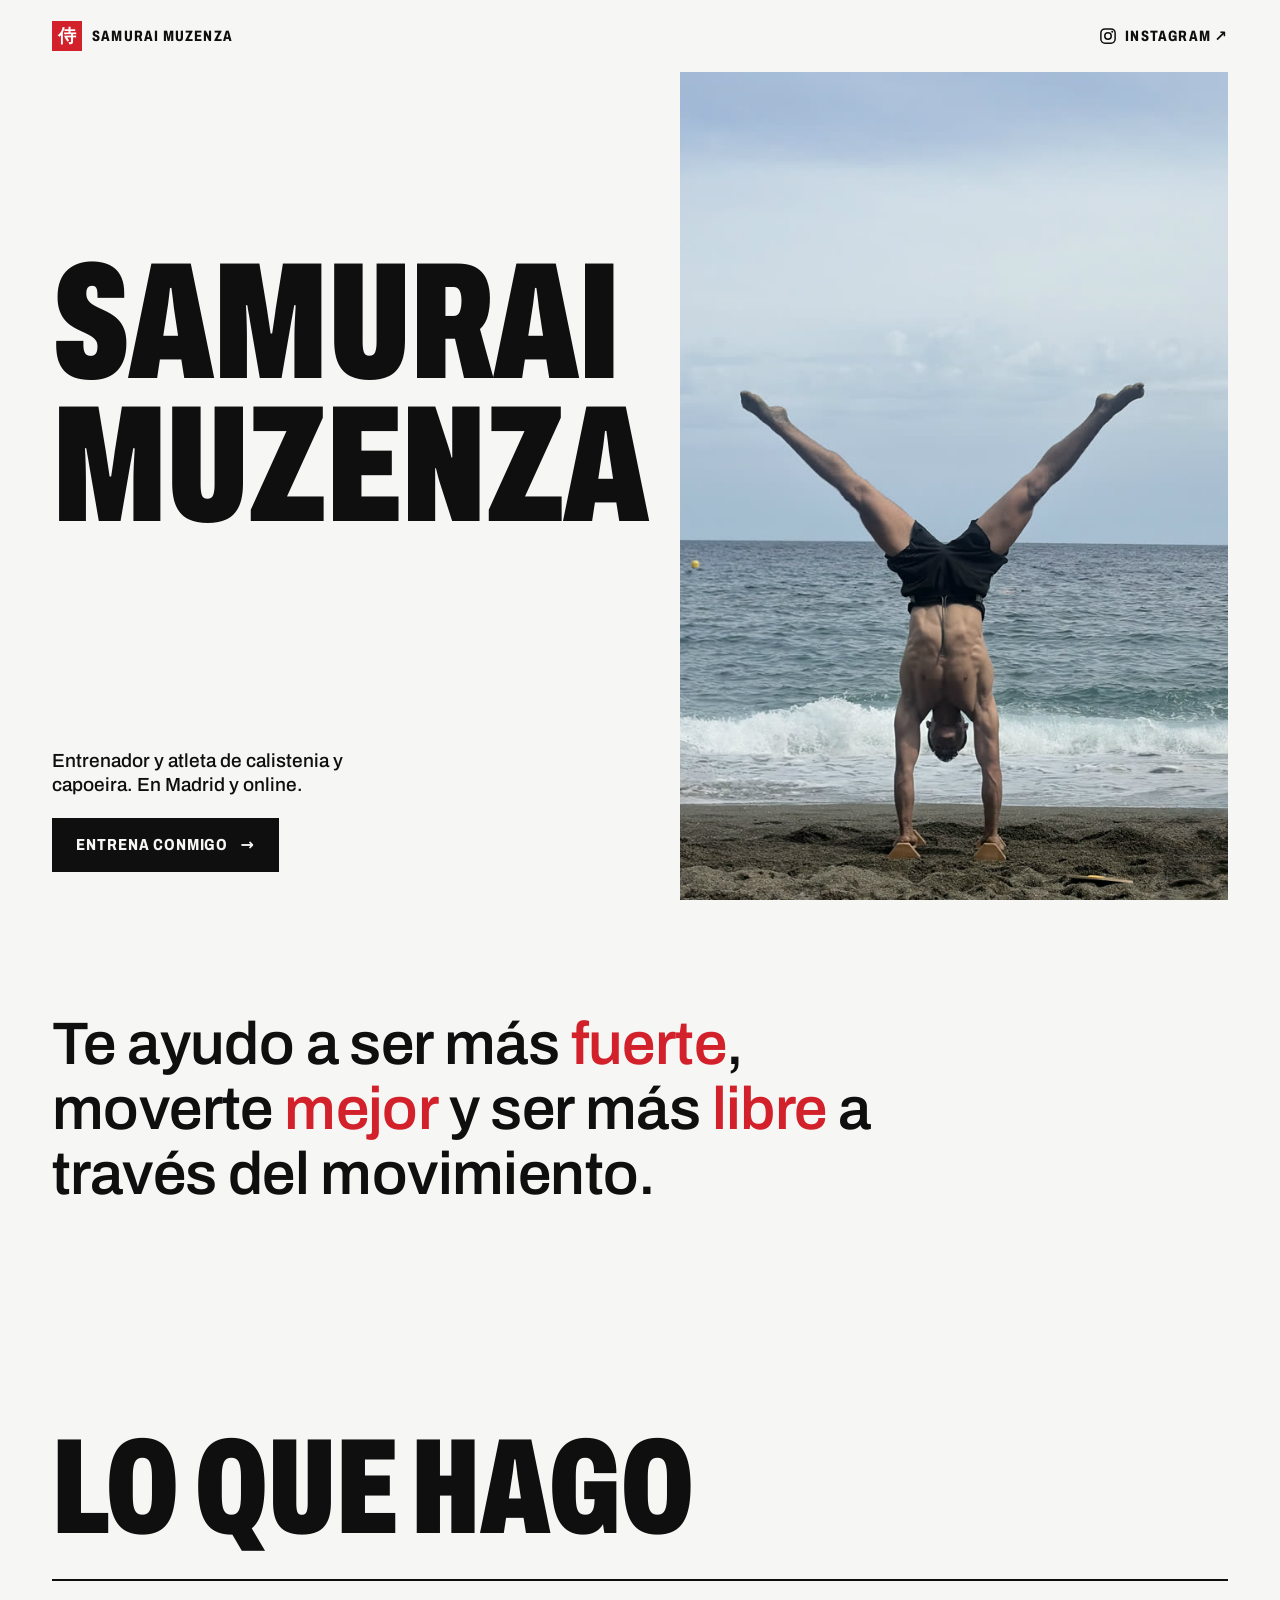
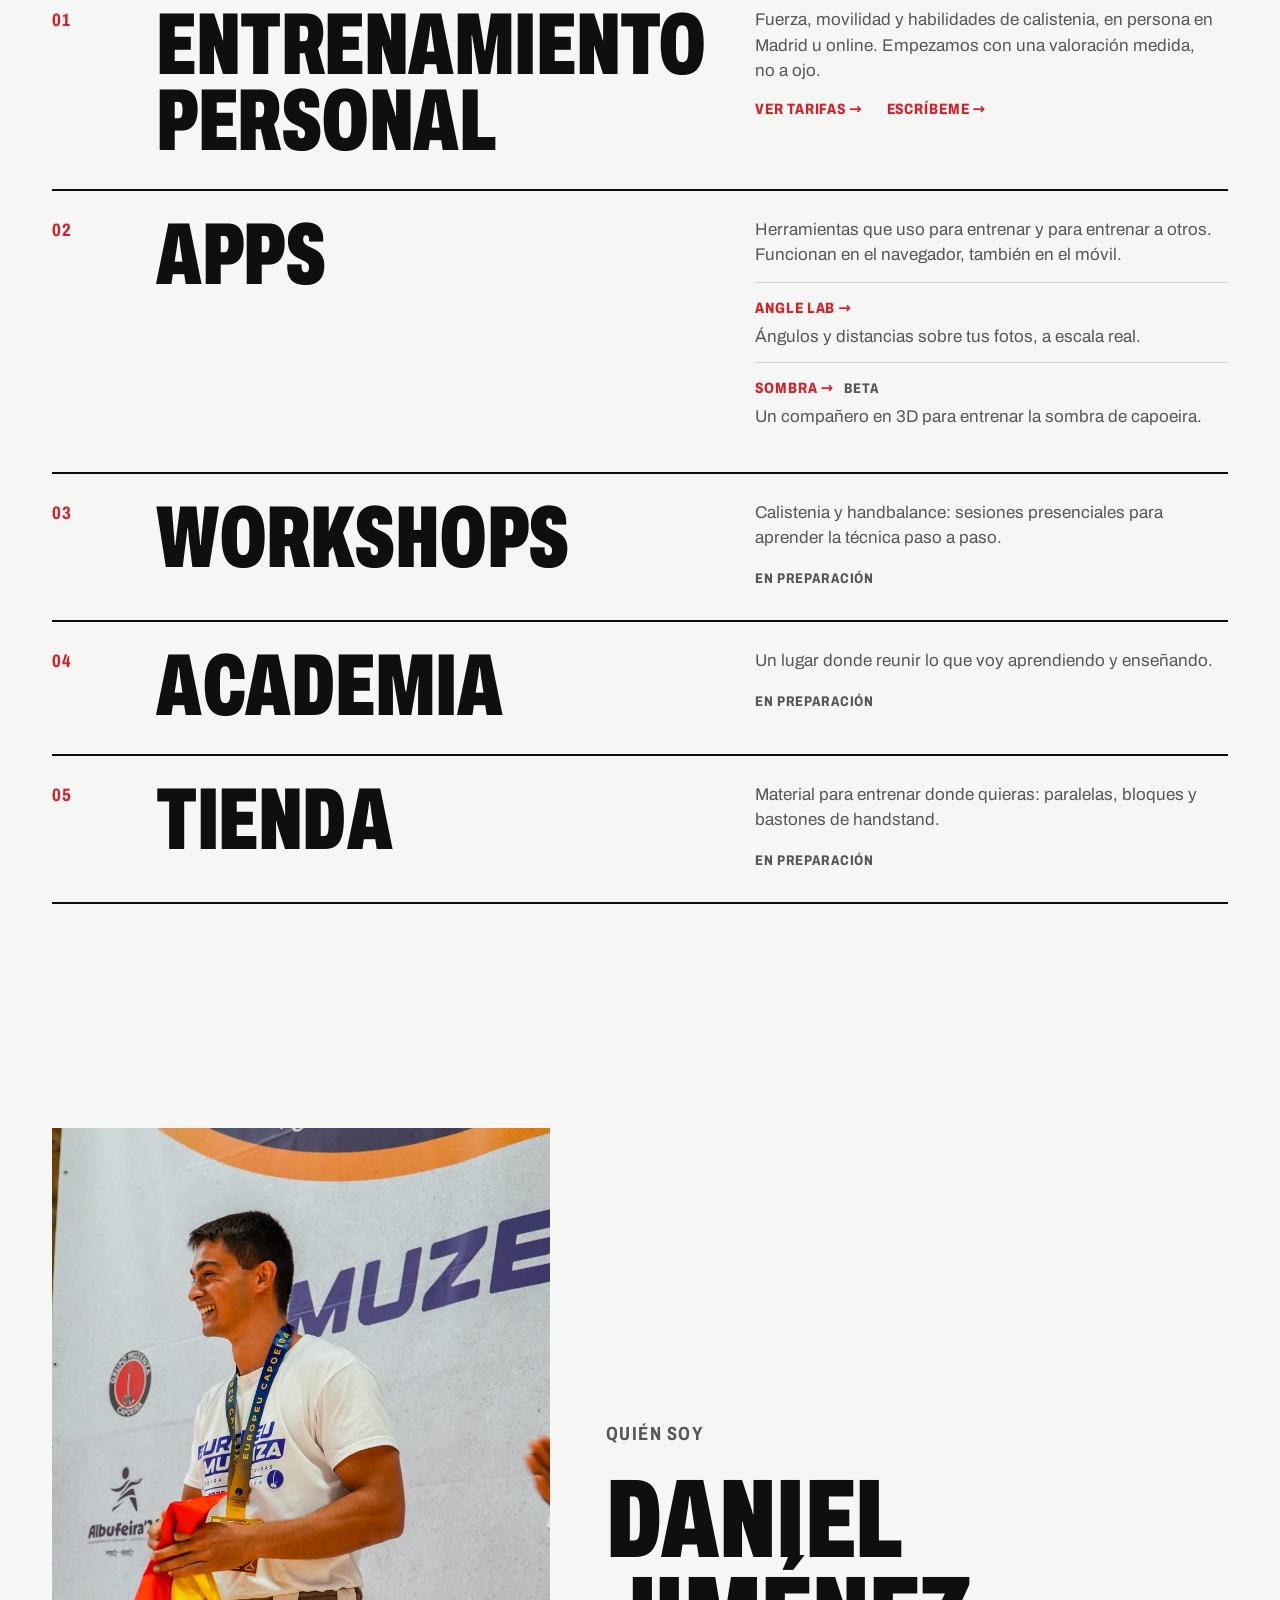
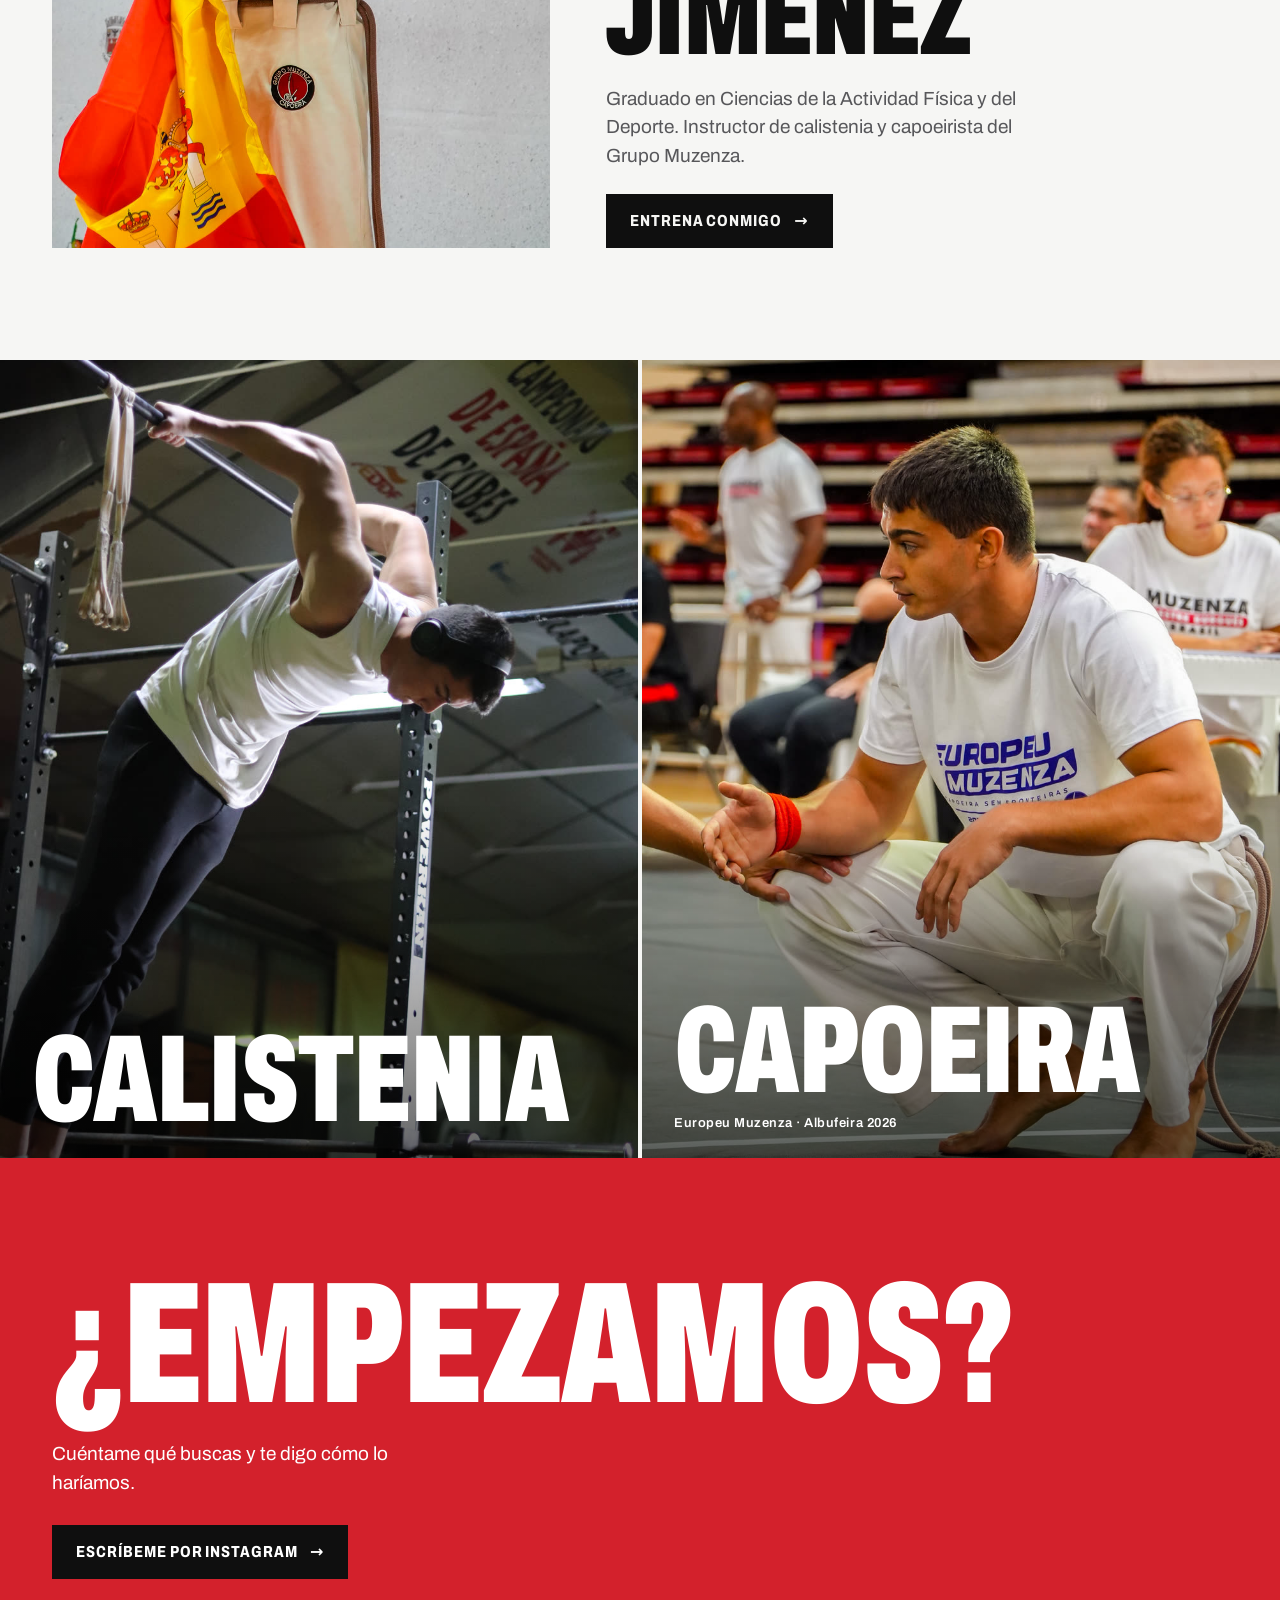
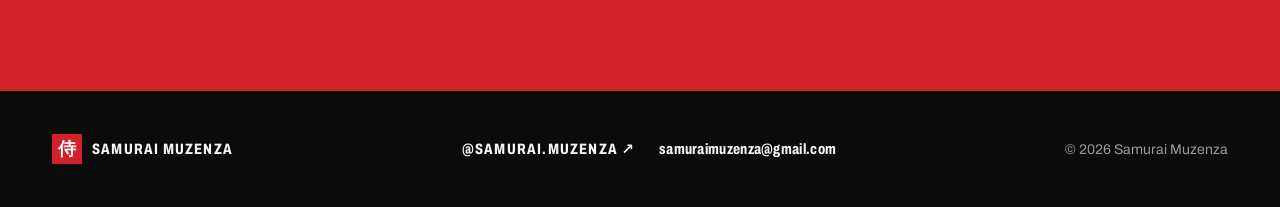
<file: index.html>
<!doctype html>
<html lang="es">
<head>
  <meta charset="utf-8" />
  <meta name="viewport" content="width=device-width, initial-scale=1, viewport-fit=cover" />
  <meta name="color-scheme" content="light dark" />
  <meta name="theme-color" content="#f6f6f4" media="(prefers-color-scheme: light)" />
  <meta name="theme-color" content="#0f0f0f" media="(prefers-color-scheme: dark)" />
  <title>Samurai Muzenza</title>
  <meta name="description" content="Entrenador y atleta de calistenia y capoeira. Entrenamiento personal en Madrid y online, workshops y herramientas." />
  <meta property="og:title" content="Samurai Muzenza" />
  <meta property="og:description" content="Entrenador y atleta de calistenia y capoeira." />
  <meta property="og:type" content="website" />
  <meta property="og:url" content="https://samuraimuzenza.com/" />
  <meta property="og:image" content="https://samuraimuzenza.com/img/pino-playa-1200.jpg" />
  <link rel="canonical" href="https://samuraimuzenza.com/" />
  <link rel="icon" href="favicon.svg" type="image/svg+xml" />
  <link rel="preload" href="fonts/archivo-latin.woff2" as="font" type="font/woff2" crossorigin />
  <link rel="stylesheet" href="styles.css" />
</head>
<body>
  <header class="hero">
    <nav class="bar wrap" aria-label="Principal">
      <a class="brand" href="./"><span class="mark" lang="ja" aria-hidden="true">侍</span> Samurai Muzenza</a>
      <a class="bar-link" href="https://www.instagram.com/samurai.muzenza/" rel="me noopener" target="_blank"><svg class="ig" viewBox="0 0 24 24" width="18" height="18" aria-hidden="true" focusable="false"><rect x="2.5" y="2.5" width="19" height="19" rx="5.5" fill="none" stroke="currentColor" stroke-width="2"/><circle cx="12" cy="12" r="4.3" fill="none" stroke="currentColor" stroke-width="2"/><circle cx="17.6" cy="6.4" r="1.3" fill="currentColor"/></svg>Instagram ↗</a>
    </nav>
    <figure class="hero-media">
      <img src="img/pino-playa-1200.jpg" srcset="img/pino-playa-750.jpg 750w, img/pino-playa-1200.jpg 1200w" sizes="(min-width: 900px) 48vw, 100vw" width="1200" height="1600" alt="Daniel haciendo el pino con las piernas abiertas sobre paralelas en la orilla de una playa" fetchpriority="high" />
    </figure>
    <h1 class="hero-title display wrap">Samurai<br />Muzenza</h1>
    <div class="hero-foot wrap">
      <p>Entrenador y atleta de calistenia y capoeira. En Madrid y online.</p>
      <div class="btn-row">
        <a class="btn light" href="entrenamiento-personal/">Entrena conmigo</a>
      </div>
    </div>
  </header>

  <main>
    <section class="wrap">
      <p class="statement">Te ayudo a ser más <em>fuerte</em>, moverte <em>mejor</em> y ser más <em>libre</em> a través del movimiento.</p>
    </section>

    <section class="wrap" aria-labelledby="que-hago">
      <h2 id="que-hago" class="section-title display">Lo que hago</h2>
      <ol class="rows">
        <li class="row">
          <span class="n">01</span>
          <h3 class="display"><a href="entrenamiento-personal/">Entrenamiento personal</a></h3>
          <div>
            <p>Fuerza, movilidad y habilidades de calistenia, en persona en Madrid u online. Empezamos con una valoración medida, no a ojo.</p>
            <div class="links">
              <a class="go" href="entrenamiento-personal/">Ver tarifas</a>
              <a class="go" href="https://ig.me/m/samurai.muzenza" rel="noopener" target="_blank">Escríbeme</a>
            </div>
          </div>
        </li>
        <li class="row">
          <span class="n">02</span>
          <h3 class="display">Apps</h3>
          <div>
            <p>Herramientas que uso para entrenar y para entrenar a otros. Funcionan en el navegador, también en el móvil.</p>
            <ul class="apps">
              <li>
                <a class="go" href="https://anglelab.samuraimuzenza.com/">Angle Lab</a>
                <p>Ángulos y distancias sobre tus fotos, a escala real.</p>
              </li>
              <li>
                <a class="go" href="https://tmnfhm7cnh-lang.github.io/shadow-partner/">Sombra</a><span class="tag soon">Beta</span>
                <p>Un compañero en 3D para entrenar la sombra de capoeira.</p>
              </li>
            </ul>
          </div>
        </li>
        <li class="row">
          <span class="n">03</span>
          <h3 class="display">Workshops</h3>
          <div>
            <p>Calistenia y handbalance: sesiones presenciales para aprender la técnica paso a paso.</p>
            <span class="tag soon">En preparación</span>
          </div>
        </li>
        <li class="row">
          <span class="n">04</span>
          <h3 class="display">Academia</h3>
          <div>
            <p>Un lugar donde reunir lo que voy aprendiendo y enseñando.</p>
            <span class="tag soon">En preparación</span>
          </div>
        </li>
        <li class="row">
          <span class="n">05</span>
          <h3 class="display">Tienda</h3>
          <div>
            <p>Material para entrenar donde quieras: paralelas, bloques y bastones de handstand.</p>
            <span class="tag soon">En preparación</span>
          </div>
        </li>
      </ol>
    </section>

    <section class="wrap" aria-labelledby="quien">
      <div class="about">
        <img src="img/europeu-podio.jpg" width="900" height="1566" loading="lazy" alt="Daniel sonriendo en el podio del Europeu Muzenza con una medalla al cuello y la bandera de España" />
        <div>
          <p class="kicker">Quién soy</p>
          <h2 id="quien" class="display">Daniel Jiménez</h2>
          <p>Graduado en Ciencias de la Actividad Física y del Deporte. Instructor de calistenia y capoeirista del Grupo Muzenza.</p>
          <a class="btn" href="entrenamiento-personal/">Entrena conmigo</a>
        </div>
      </div>
    </section>

    <div class="pair">
      <figure>
        <img src="img/calistenia.jpg" width="1000" height="1500" loading="lazy" alt="Daniel colgado de una barra en un gimnasio, con el cuerpo inclinado hacia delante" />
        <figcaption><span class="display">Calistenia</span></figcaption>
      </figure>
      <figure>
        <img src="img/capoeira.jpg" width="1000" height="1500" loading="lazy" alt="Daniel agachado en la roda, dando la mano a su rival antes de un juego" />
        <figcaption><span class="display">Capoeira</span><small>Europeu Muzenza · Albufeira 2026</small></figcaption>
      </figure>
    </div>

    <section class="cta-band">
      <div class="wrap">
        <p class="display">¿Empezamos?</p>
        <p>Cuéntame qué buscas y te digo cómo lo haríamos.</p>
        <a class="btn" href="https://ig.me/m/samurai.muzenza" rel="noopener" target="_blank">Escríbeme por Instagram</a>
      </div>
    </section>
  </main>

  <footer>
    <div class="foot wrap">
      <a class="brand" href="./"><span class="mark" lang="ja" aria-hidden="true">侍</span> Samurai Muzenza</a>
      <div class="foot-links">
        <a class="bar-link" href="https://www.instagram.com/samurai.muzenza/" rel="me noopener" target="_blank">@samurai.muzenza ↗</a>
        <a class="bar-link mail" href="mailto:samuraimuzenza@gmail.com">samuraimuzenza@gmail.com</a>
      </div>
      <p>© 2026 Samurai Muzenza</p>
    </div>
  </footer>
</body>
</html>
</file>
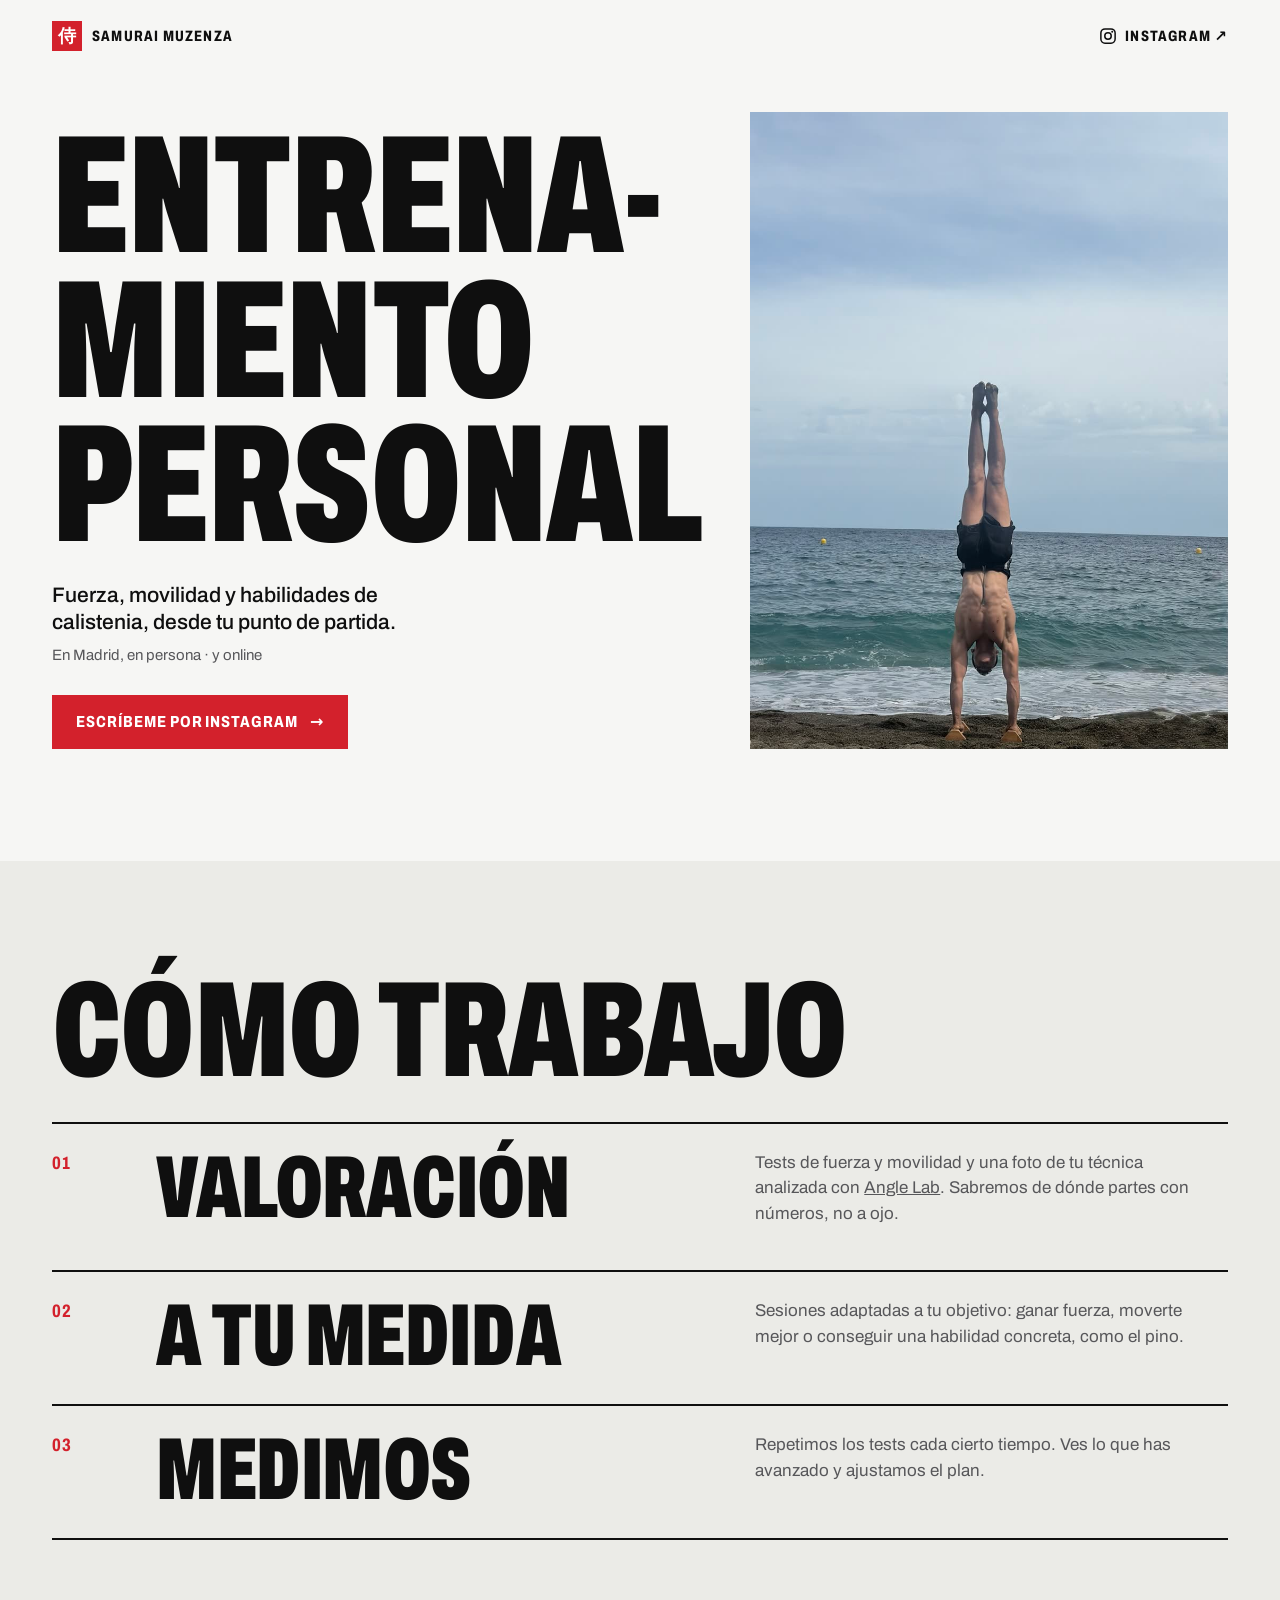
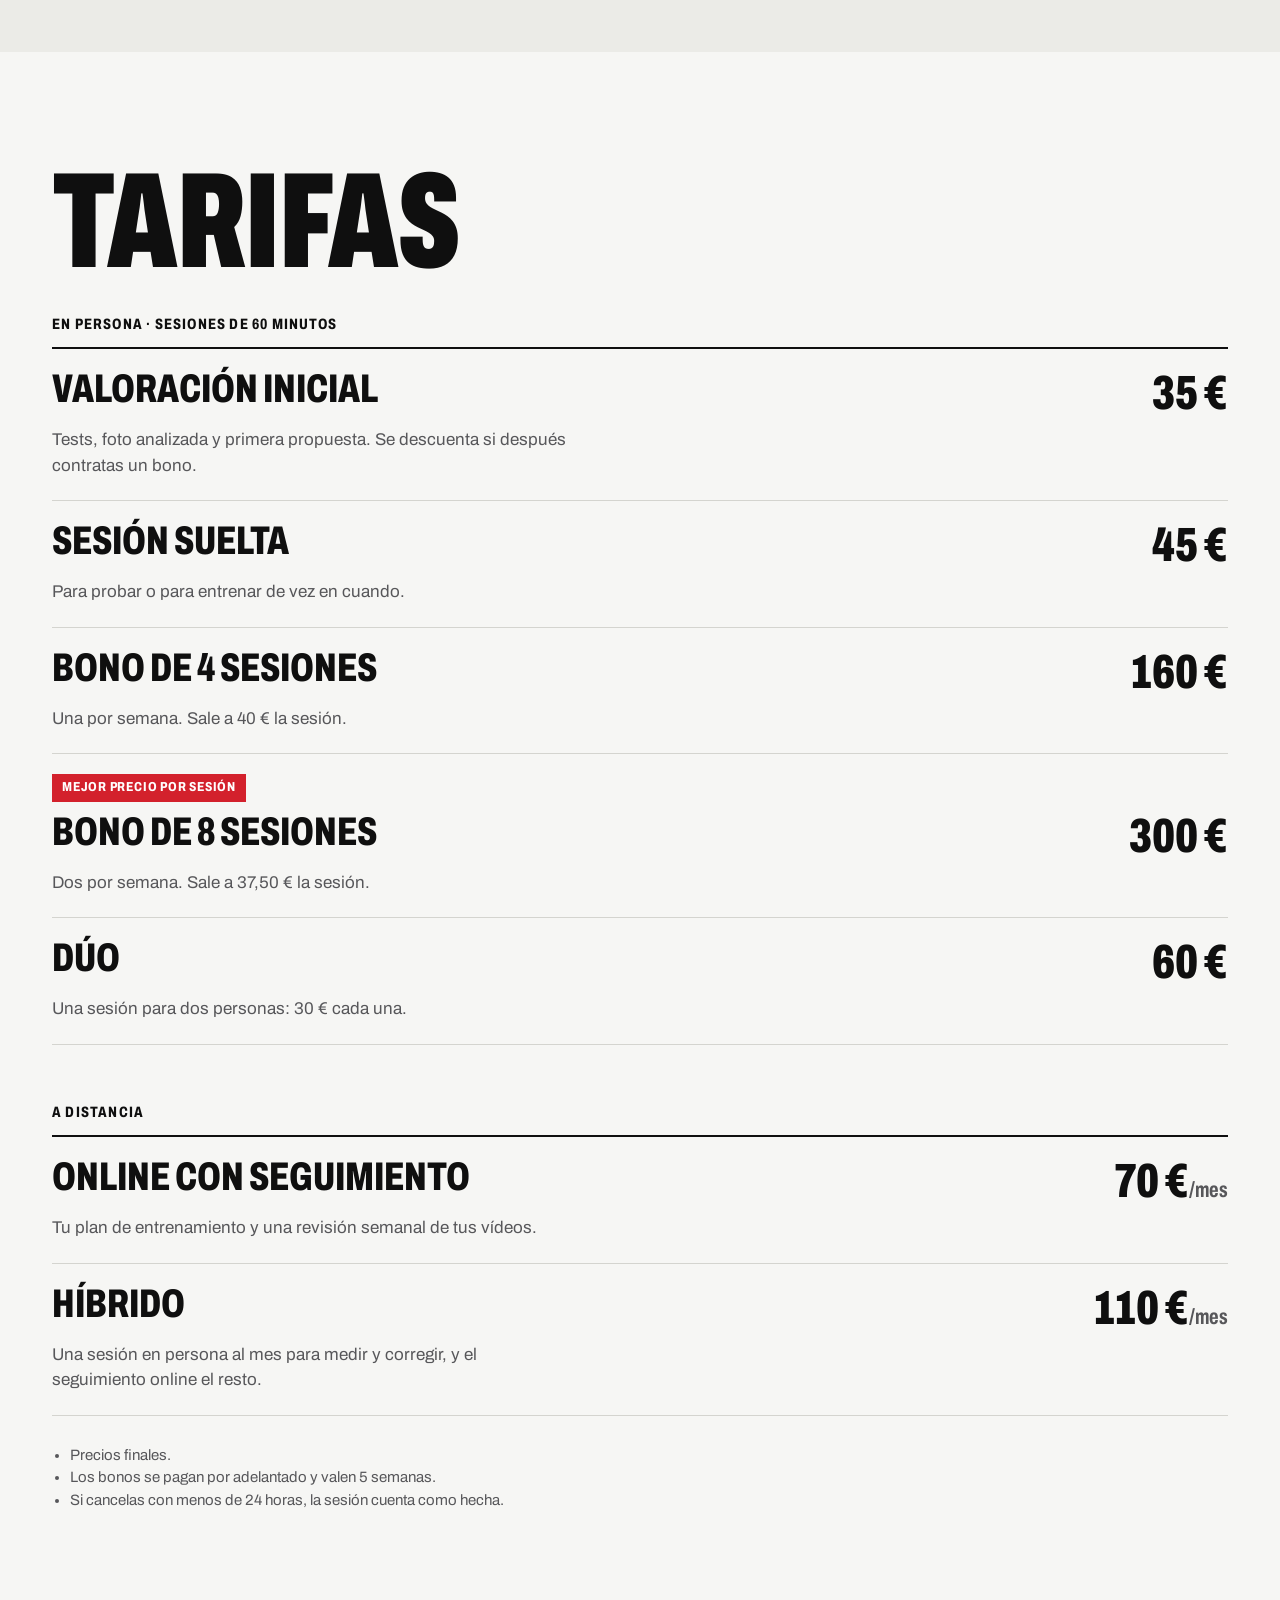
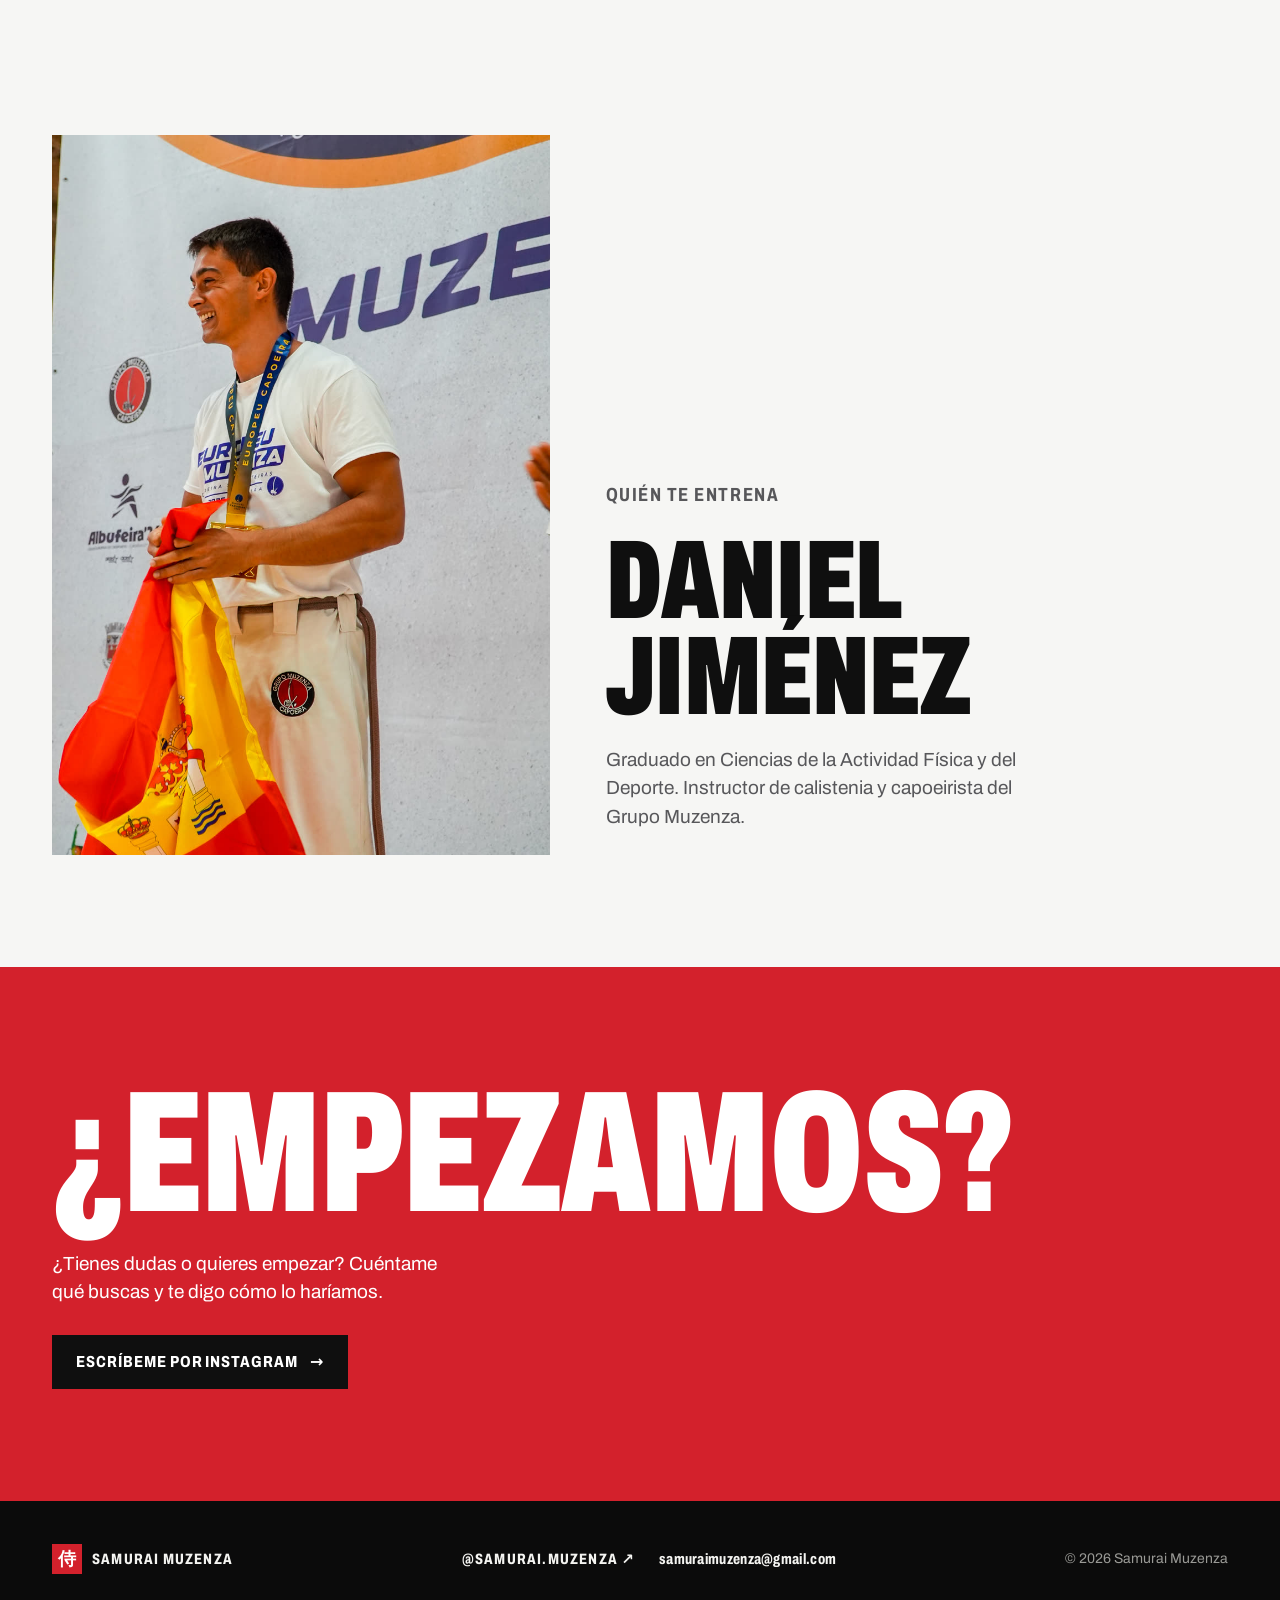
<file: entrenamiento-personal/index.html>
<!doctype html>
<html lang="es">
<head>
  <meta charset="utf-8" />
  <meta name="viewport" content="width=device-width, initial-scale=1, viewport-fit=cover" />
  <meta name="color-scheme" content="light dark" />
  <meta name="theme-color" content="#f6f6f4" media="(prefers-color-scheme: light)" />
  <meta name="theme-color" content="#0f0f0f" media="(prefers-color-scheme: dark)" />
  <title>Entrenamiento personal · Samurai Muzenza</title>
  <meta name="description" content="Entrenamiento personal de calistenia en Madrid y online: fuerza, movilidad y habilidades como el pino. Valoración inicial medida, bonos y seguimiento online." />
  <meta property="og:title" content="Entrenamiento personal · Samurai Muzenza" />
  <meta property="og:description" content="Fuerza, movilidad y habilidades de calistenia. En Madrid y online." />
  <meta property="og:type" content="website" />
  <meta property="og:url" content="https://samuraimuzenza.com/entrenamiento-personal/" />
  <meta property="og:image" content="https://samuraimuzenza.com/entrenamiento-personal/pino-playa.jpg" />
  <link rel="canonical" href="https://samuraimuzenza.com/entrenamiento-personal/" />
  <link rel="icon" href="../favicon.svg" type="image/svg+xml" />
  <link rel="preload" href="../fonts/archivo-latin.woff2" as="font" type="font/woff2" crossorigin />
  <link rel="stylesheet" href="../styles.css" />
</head>
<body>
  <nav class="bar wrap" aria-label="Principal">
    <a class="brand" href="../"><span class="mark" lang="ja" aria-hidden="true">侍</span> Samurai Muzenza</a>
    <a class="bar-link" href="https://www.instagram.com/samurai.muzenza/" rel="me noopener" target="_blank"><svg class="ig" viewBox="0 0 24 24" width="18" height="18" aria-hidden="true" focusable="false"><rect x="2.5" y="2.5" width="19" height="19" rx="5.5" fill="none" stroke="currentColor" stroke-width="2"/><circle cx="12" cy="12" r="4.3" fill="none" stroke="currentColor" stroke-width="2"/><circle cx="17.6" cy="6.4" r="1.3" fill="currentColor"/></svg>Instagram ↗</a>
  </nav>

  <main>
    <header class="page-head wrap">
      <div>
        <h1 class="display">Entrena&shy;miento personal</h1>
        <p class="lede">Fuerza, movilidad y habilidades de calistenia, desde tu punto de partida.</p>
        <p class="where">En Madrid, en persona · y online</p>
        <a class="btn red" href="https://ig.me/m/samurai.muzenza" rel="noopener" target="_blank">Escríbeme por Instagram</a>
      </div>
      <img src="pino-playa.jpg" width="900" height="1200" alt="Daniel haciendo el pino sobre paralelas en una playa, con el mar detrás" />
    </header>

    <section class="alt" aria-labelledby="como">
      <div class="wrap">
        <h2 id="como" class="section-title display">Cómo trabajo</h2>
        <ol class="rows">
          <li class="row">
            <span class="n">01</span>
            <h3 class="display">Valoración</h3>
            <p>Tests de fuerza y movilidad y una foto de tu técnica analizada con <a href="https://anglelab.samuraimuzenza.com/">Angle Lab</a>. Sabremos de dónde partes con números, no a ojo.</p>
          </li>
          <li class="row">
            <span class="n">02</span>
            <h3 class="display">A tu medida</h3>
            <p>Sesiones adaptadas a tu objetivo: ganar fuerza, moverte mejor o conseguir una habilidad concreta, como el pino.</p>
          </li>
          <li class="row">
            <span class="n">03</span>
            <h3 class="display">Medimos</h3>
            <p>Repetimos los tests cada cierto tiempo. Ves lo que has avanzado y ajustamos el plan.</p>
          </li>
        </ol>
      </div>
    </section>

    <section class="wrap" aria-labelledby="tarifas">
      <h2 id="tarifas" class="section-title display">Tarifas</h2>

      <h3 class="group-title first">En persona · sesiones de 60 minutos</h3>
      <ul class="menu">
        <li>
          <span class="name">Valoración inicial</span><span class="amount">35 €</span>
          <p>Tests, foto analizada y primera propuesta. Se descuenta si después contratas un bono.</p>
        </li>
        <li>
          <span class="name">Sesión suelta</span><span class="amount">45 €</span>
          <p>Para probar o para entrenar de vez en cuando.</p>
        </li>
        <li>
          <span class="name">Bono de 4 sesiones</span><span class="amount">160 €</span>
          <p>Una por semana. Sale a 40 € la sesión.</p>
        </li>
        <li>
          <span class="badge">Mejor precio por sesión</span>
          <span class="name">Bono de 8 sesiones</span><span class="amount">300 €</span>
          <p>Dos por semana. Sale a 37,50 € la sesión.</p>
        </li>
        <li>
          <span class="name">Dúo</span><span class="amount">60 €</span>
          <p>Una sesión para dos personas: 30 € cada una.</p>
        </li>
      </ul>

      <h3 class="group-title">A distancia</h3>
      <ul class="menu">
        <li>
          <span class="name">Online con seguimiento</span><span class="amount">70 €<small>/mes</small></span>
          <p>Tu plan de entrenamiento y una revisión semanal de tus vídeos.</p>
        </li>
        <li>
          <span class="name">Híbrido</span><span class="amount">110 €<small>/mes</small></span>
          <p>Una sesión en persona al mes para medir y corregir, y el seguimiento online el resto.</p>
        </li>
      </ul>

      <ul class="terms">
        <li>Precios finales.</li>
        <li>Los bonos se pagan por adelantado y valen 5 semanas.</li>
        <li>Si cancelas con menos de 24 horas, la sesión cuenta como hecha.</li>
      </ul>
    </section>

    <section class="wrap" aria-labelledby="quien">
      <div class="about">
        <img src="../img/europeu-podio.jpg" width="900" height="1566" loading="lazy" alt="Daniel sonriendo en el podio del Europeu Muzenza con una medalla al cuello y la bandera de España" />
        <div>
          <p class="kicker">Quién te entrena</p>
          <h2 id="quien" class="display">Daniel Jiménez</h2>
          <p>Graduado en Ciencias de la Actividad Física y del Deporte. Instructor de calistenia y capoeirista del Grupo Muzenza.</p>
        </div>
      </div>
    </section>

    <section class="cta-band">
      <div class="wrap">
        <p class="display">¿Empezamos?</p>
        <p>¿Tienes dudas o quieres empezar? Cuéntame qué buscas y te digo cómo lo haríamos.</p>
        <a class="btn" href="https://ig.me/m/samurai.muzenza" rel="noopener" target="_blank">Escríbeme por Instagram</a>
      </div>
    </section>
  </main>

  <footer>
    <div class="foot wrap">
      <a class="brand" href="../"><span class="mark" lang="ja" aria-hidden="true">侍</span> Samurai Muzenza</a>
      <div class="foot-links">
        <a class="bar-link" href="https://www.instagram.com/samurai.muzenza/" rel="me noopener" target="_blank">@samurai.muzenza ↗</a>
        <a class="bar-link mail" href="mailto:samuraimuzenza@gmail.com">samuraimuzenza@gmail.com</a>
      </div>
      <p>© 2026 Samurai Muzenza</p>
    </div>
  </footer>
</body>
</html>
</file>
<file: styles.css>
/*
 * samuraimuzenza.com
 * Photo-led, poster typography, square corners. One family (Archivo, variable width and weight,
 * self-hosted, OFL) used extra-condensed for headlines and at normal width for text. Black, white
 * and the red of the Muzenza patch. No scripts, no trackers.
 */

@font-face {
  font-family: "Archivo";
  font-style: normal;
  font-weight: 100 900;
  font-stretch: 62% 125%;
  font-display: swap;
  src: url("fonts/archivo-latin.woff2") format("woff2");
  unicode-range: U+0000-00FF, U+0131, U+0152-0153, U+02BB-02BC, U+02C6, U+02DA, U+02DC, U+0304, U+0308, U+0329, U+2000-206F, U+20AC, U+2122, U+2191, U+2193, U+2212, U+2215, U+FEFF, U+FFFD;
}

:root {
  --bg: #f6f6f4;
  --bg-alt: #ebebe7;
  --ink: #0f0f0f;
  --ink-soft: #57575a;
  --line: #d4d4cf;
  --red: #d3212c;
  --on-red: #ffffff;
  --night: #0b0b0b;
  --on-night: #f4f4f1;

  --font: "Archivo", -apple-system, BlinkMacSystemFont, "Segoe UI", system-ui, sans-serif;
  --pad: 16px;
  color-scheme: light dark;
}

@media (prefers-color-scheme: dark) {
  :root {
    --bg: #0f0f0f;
    --bg-alt: #181818;
    --ink: #f2f2ef;
    --ink-soft: #a2a29e;
    --line: #2c2c2c;
    --red: #e23c46;
    --night: #000000;
  }
}

@media (min-width: 700px) { :root { --pad: 32px; } }

* { box-sizing: border-box; }

html { -webkit-text-size-adjust: 100%; }

body {
  margin: 0;
  background: var(--bg);
  color: var(--ink);
  font-family: var(--font);
  font-size: 17px;
  line-height: 1.5;
  -webkit-tap-highlight-color: transparent;
}

img { display: block; max-width: 100%; height: auto; }

a { color: inherit; }

.wrap {
  max-width: 1240px;
  margin: 0 auto;
  padding-left: max(var(--pad), env(safe-area-inset-left));
  padding-right: max(var(--pad), env(safe-area-inset-right));
}

/* ---- Type ---- */

.display {
  margin: 0;
  font-stretch: 62%;
  font-weight: 860;
  line-height: 0.86;
  letter-spacing: -0.005em;
  text-transform: uppercase;
}

.kicker {
  margin: 0 0 14px;
  font-stretch: 75%;
  font-size: 15px;
  font-weight: 700;
  letter-spacing: 0.08em;
  text-transform: uppercase;
}

.kicker .n { color: var(--red); margin-right: 10px; }

.section-title {
  margin: 0 0 32px;
  font-size: clamp(56px, 12vw, 136px);
}

section { padding: 72px 0; }

@media (min-width: 900px) { section { padding: 112px 0; } }

/* ---- Top bar ---- */

.bar {
  position: relative;
  z-index: 2;
  display: flex;
  justify-content: space-between;
  align-items: center;
  gap: 16px;
  padding-top: max(14px, env(safe-area-inset-top));
  padding-bottom: 14px;
}

.brand, .bar-link {
  display: inline-flex;
  align-items: center;
  gap: 10px;
  min-height: 44px;
  font-stretch: 75%;
  font-size: 15px;
  font-weight: 750;
  letter-spacing: 0.08em;
  text-transform: uppercase;
  text-decoration: none;
}

.mark {
  display: inline-grid;
  place-items: center;
  width: 30px;
  height: 30px;
  background: var(--red);
  color: var(--on-red);
  font-family: "Hiragino Mincho ProN", "Yu Mincho", "Noto Serif JP", serif;
  font-size: 18px;
  font-weight: 700;
  letter-spacing: 0;
  line-height: 1;
}

.bar-link .ig { flex: none; margin-right: -2px; }

.bar-link:hover, .bar-link:focus-visible, .brand:hover, .brand:focus-visible { color: var(--red); }

/* ---- Buttons ---- */

.btn {
  display: inline-flex;
  align-items: center;
  justify-content: center;
  gap: 12px;
  min-height: 54px;
  padding: 0 24px;
  background: var(--ink);
  color: var(--bg);
  font-stretch: 80%;
  font-size: 16px;
  font-weight: 750;
  letter-spacing: 0.06em;
  text-transform: uppercase;
  text-decoration: none;
  transition: background-color 0.15s, color 0.15s;
}

.btn::after { content: "→"; font-stretch: 100%; }

.btn:hover, .btn:focus-visible { background: var(--red); color: var(--on-red); }

.btn.red { background: var(--red); color: var(--on-red); }
.btn.red:hover, .btn.red:focus-visible { background: var(--ink); color: var(--bg); }

.btn.light { background: #ffffff; color: #0f0f0f; }
.btn.light:hover, .btn.light:focus-visible { background: var(--red); color: var(--on-red); }

.btn-row { display: flex; flex-wrap: wrap; gap: 10px; }

/* ---- Home hero: photo full-bleed on phones, split on wide screens ---- */

.hero {
  position: relative;
  min-height: 100svh;
  display: flex;
  flex-direction: column;
  color: #0f0f0f;
  background: #c9d0d6;
  overflow: hidden;
}

.hero-media {
  position: absolute;
  inset: 0;
  margin: 0;
}

.hero-media img {
  width: 100%;
  height: 100%;
  object-fit: cover;
  object-position: 50% 55%;
}

.hero-media::after {
  content: "";
  position: absolute;
  inset: 50% 0 0;
  background: linear-gradient(to bottom, rgba(0, 0, 0, 0), rgba(0, 0, 0, 0.75));
}

.hero .bar, .hero-title, .hero-foot { position: relative; z-index: 1; }

.hero .bar { color: #0f0f0f; }

.hero-title {
  margin-top: 4px;
  font-size: clamp(72px, 24.5vw, 230px);
}

.hero-foot {
  margin-top: auto;
  padding-top: 32px;
  padding-bottom: max(28px, env(safe-area-inset-bottom));
  color: #ffffff;
}

.hero-foot p {
  max-width: 28ch;
  margin: 0 0 20px;
  font-size: 19px;
  font-weight: 520;
  line-height: 1.3;
}

@media (min-width: 900px) {
  .hero {
    display: grid;
    grid-template-columns: 1.1fr 1fr;
    grid-template-rows: auto 1fr auto;
    background: var(--bg);
    color: var(--ink);
  }
  /* Grid items with auto margins shrink to their content: stretch them and line them up with .wrap below. */
  .hero > .wrap {
    width: 100%;
    max-width: none;
    margin: 0;
    padding-left: max(var(--pad), calc((100vw - 1240px) / 2 + var(--pad)));
  }
  .hero .bar { grid-column: 1 / -1; color: var(--ink); padding-right: max(var(--pad), calc((100vw - 1240px) / 2 + var(--pad))); }
  .hero-media { position: relative; inset: auto; grid-column: 2; grid-row: 2 / 4; margin: 0 max(var(--pad), calc((100vw - 1240px) / 2 + var(--pad))) 0 0; }
  .hero-media::after { display: none; }
  .hero-title { grid-column: 1; grid-row: 2; align-self: center; font-size: clamp(110px, 13vw, 220px); }
  .hero-foot { grid-column: 1; grid-row: 3; color: var(--ink); }
  .hero-foot .btn.light { background: var(--ink); color: var(--bg); }
  .hero-foot .btn.light:hover, .hero-foot .btn.light:focus-visible { background: var(--red); color: var(--on-red); }
}

/* ---- Statement ---- */

.statement {
  margin: 0;
  max-width: 24ch;
  font-size: clamp(30px, 4.8vw, 60px);
  font-weight: 560;
  line-height: 1.08;
  letter-spacing: -0.01em;
}

.statement em { font-style: normal; color: var(--red); }

/* ---- Numbered rows (services, steps, tools) ---- */

.rows { margin: 0; padding: 0; list-style: none; border-bottom: 2px solid var(--ink); }

.row {
  display: grid;
  gap: 10px 32px;
  padding: 26px 0 30px;
  border-top: 2px solid var(--ink);
}

@media (min-width: 800px) {
  .row { grid-template-columns: 72px 1.2fr 1fr; align-items: start; }
}

.row .n {
  color: var(--red);
  font-stretch: 75%;
  font-size: 18px;
  font-weight: 750;
  letter-spacing: 0.04em;
}

.row h3 { font-size: clamp(44px, 8vw, 88px); }

.row h3 a { text-decoration: none; }

.row h3 a:hover, .row h3 a:focus-visible { color: var(--red); }

.row p { margin: 0 0 14px; color: var(--ink-soft); max-width: 46ch; }

.tag {
  display: inline-block;
  font-stretch: 80%;
  font-size: 14px;
  font-weight: 750;
  letter-spacing: 0.06em;
  text-transform: uppercase;
}

.tag.soon { color: var(--ink-soft); }

.go {
  color: var(--red);
  font-stretch: 80%;
  font-size: 15px;
  font-weight: 750;
  letter-spacing: 0.06em;
  text-transform: uppercase;
  text-decoration: none;
}

.go::after { content: " →"; }

.go:hover, .go:focus-visible { text-decoration: underline; text-underline-offset: 4px; }

.links { display: flex; flex-wrap: wrap; gap: 6px 24px; }

.apps { margin: 0; padding: 0; list-style: none; }

.apps li { padding: 12px 0 0; border-top: 1px solid var(--line); }

.apps li + li { margin-top: 4px; }

.apps .tag { margin-left: 10px; }

.apps p { margin: 4px 0 12px; }

/* ---- Photo pair ---- */

.pair {
  display: grid;
  gap: 4px;
  padding: 0;
}

@media (min-width: 700px) { .pair { grid-template-columns: 1fr 1fr; } }

.pair figure {
  position: relative;
  margin: 0;
  background: var(--night);
  overflow: hidden;
}

.pair img {
  width: 100%;
  aspect-ratio: 4 / 5;
  object-fit: cover;
}

.pair figure::after {
  content: "";
  position: absolute;
  inset: 55% 0 0;
  background: linear-gradient(to bottom, rgba(0, 0, 0, 0), rgba(0, 0, 0, 0.6));
}

.pair figcaption {
  position: absolute;
  z-index: 1;
  left: var(--pad);
  right: var(--pad);
  bottom: 24px;
  color: #ffffff;
}

.pair figcaption .display { font-size: clamp(60px, 10vw, 124px); }

.pair figcaption small {
  display: block;
  margin-top: 10px;
  font-size: 13px;
  font-weight: 600;
  letter-spacing: 0.04em;
}

/* ---- About ---- */

.about {
  display: grid;
  gap: 32px;
  align-items: end;
}

@media (min-width: 800px) { .about { grid-template-columns: 0.8fr 1fr; gap: 56px; } }

.about img { width: 100%; aspect-ratio: 4 / 5; max-height: 720px; object-fit: cover; object-position: 50% 15%; }

@media (min-width: 800px) { .about img { aspect-ratio: auto; } }

.about .display { font-size: clamp(56px, 9vw, 112px); margin-bottom: 20px; }

.about p { margin: 0 0 24px; color: var(--ink-soft); font-size: 19px; max-width: 40ch; }

/* ---- Red call to action ---- */

.cta-band { background: var(--red); color: var(--on-red); }

.cta-band .display { font-size: clamp(48px, 13.5vw, 190px); margin-bottom: 22px; }

.cta-band p { max-width: 36ch; margin: 0 0 28px; font-size: 19px; }

.cta-band .btn { background: #0f0f0f; color: #ffffff; }
.cta-band .btn:hover, .cta-band .btn:focus-visible { background: #ffffff; color: #0f0f0f; }

/* ---- Footer ---- */

footer {
  background: var(--night);
  color: var(--on-night);
  padding: 36px 0 max(36px, env(safe-area-inset-bottom));
}

.foot {
  display: flex;
  flex-wrap: wrap;
  justify-content: space-between;
  align-items: center;
  gap: 12px 24px;
}

footer p { margin: 0; color: #9a9a96; font-size: 14px; }

.foot-links { display: flex; flex-wrap: wrap; gap: 0 24px; }

.bar-link.mail { text-transform: none; letter-spacing: 0.02em; }

/* ---- Inner page header (personal training) ---- */

.page-head {
  display: grid;
  gap: 28px;
  padding-top: 24px;
  padding-bottom: 64px;
}

@media (min-width: 900px) {
  .page-head { grid-template-columns: 1.15fr 1fr; gap: 48px; align-items: end; padding-top: 40px; padding-bottom: 112px; }
}

.page-head h1 { font-size: clamp(72px, 14vw, 168px); margin-bottom: 24px; }

.page-head .lede { max-width: 30ch; margin: 0 0 8px; font-size: 21px; font-weight: 520; line-height: 1.3; }

.page-head .where { margin: 0 0 28px; color: var(--ink-soft); font-size: 15px; }

.page-head img { width: 100%; max-height: 640px; object-fit: cover; object-position: 50% 70%; }

/* ---- Price list ---- */

.group-title {
  margin: 56px 0 0;
  padding-bottom: 12px;
  font-stretch: 75%;
  font-size: 15px;
  font-weight: 750;
  letter-spacing: 0.08em;
  text-transform: uppercase;
}

.group-title.first { margin-top: 0; }

.menu { margin: 0; padding: 0; list-style: none; border-top: 2px solid var(--ink); }

.menu li {
  display: grid;
  grid-template-columns: 1fr auto;
  gap: 4px 24px;
  padding: 20px 0 22px;
  border-bottom: 1px solid var(--line);
}

.menu .name { font-stretch: 70%; font-size: clamp(28px, 4.4vw, 40px); font-weight: 800; line-height: 1; text-transform: uppercase; }

.menu .amount { font-stretch: 70%; font-size: clamp(32px, 5vw, 48px); font-weight: 860; line-height: 1; text-align: right; white-space: nowrap; }

.menu .amount small { font-size: 0.45em; font-weight: 700; color: var(--ink-soft); }

.menu p { grid-column: 1 / -1; margin: 6px 0 0; color: var(--ink-soft); max-width: 52ch; }

.menu .badge {
  grid-column: 1 / -1;
  justify-self: start;
  margin-bottom: 6px;
  padding: 4px 10px;
  background: var(--red);
  color: var(--on-red);
  font-stretch: 80%;
  font-size: 13px;
  font-weight: 750;
  letter-spacing: 0.06em;
  text-transform: uppercase;
}

.terms { margin: 28px 0 0; padding-left: 18px; color: var(--ink-soft); font-size: 15px; }

.alt { background: var(--bg-alt); }
</file>
